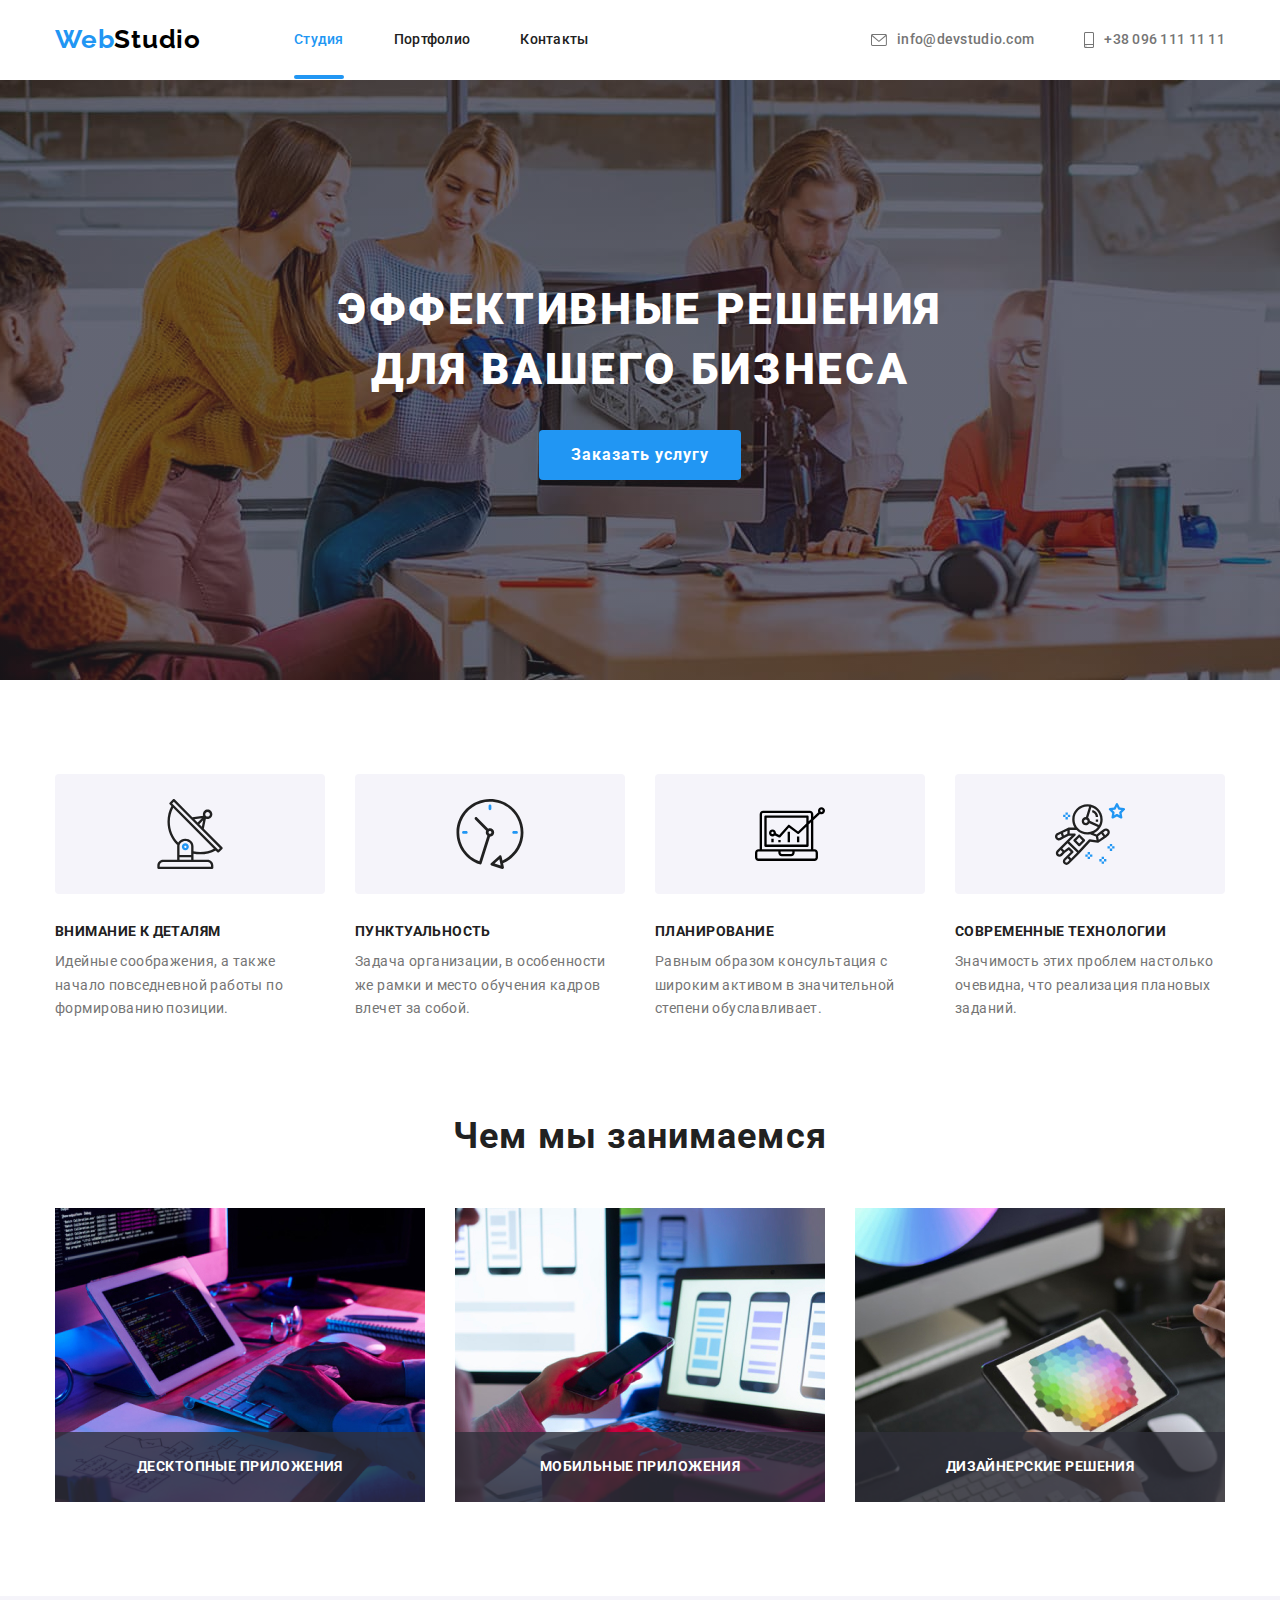
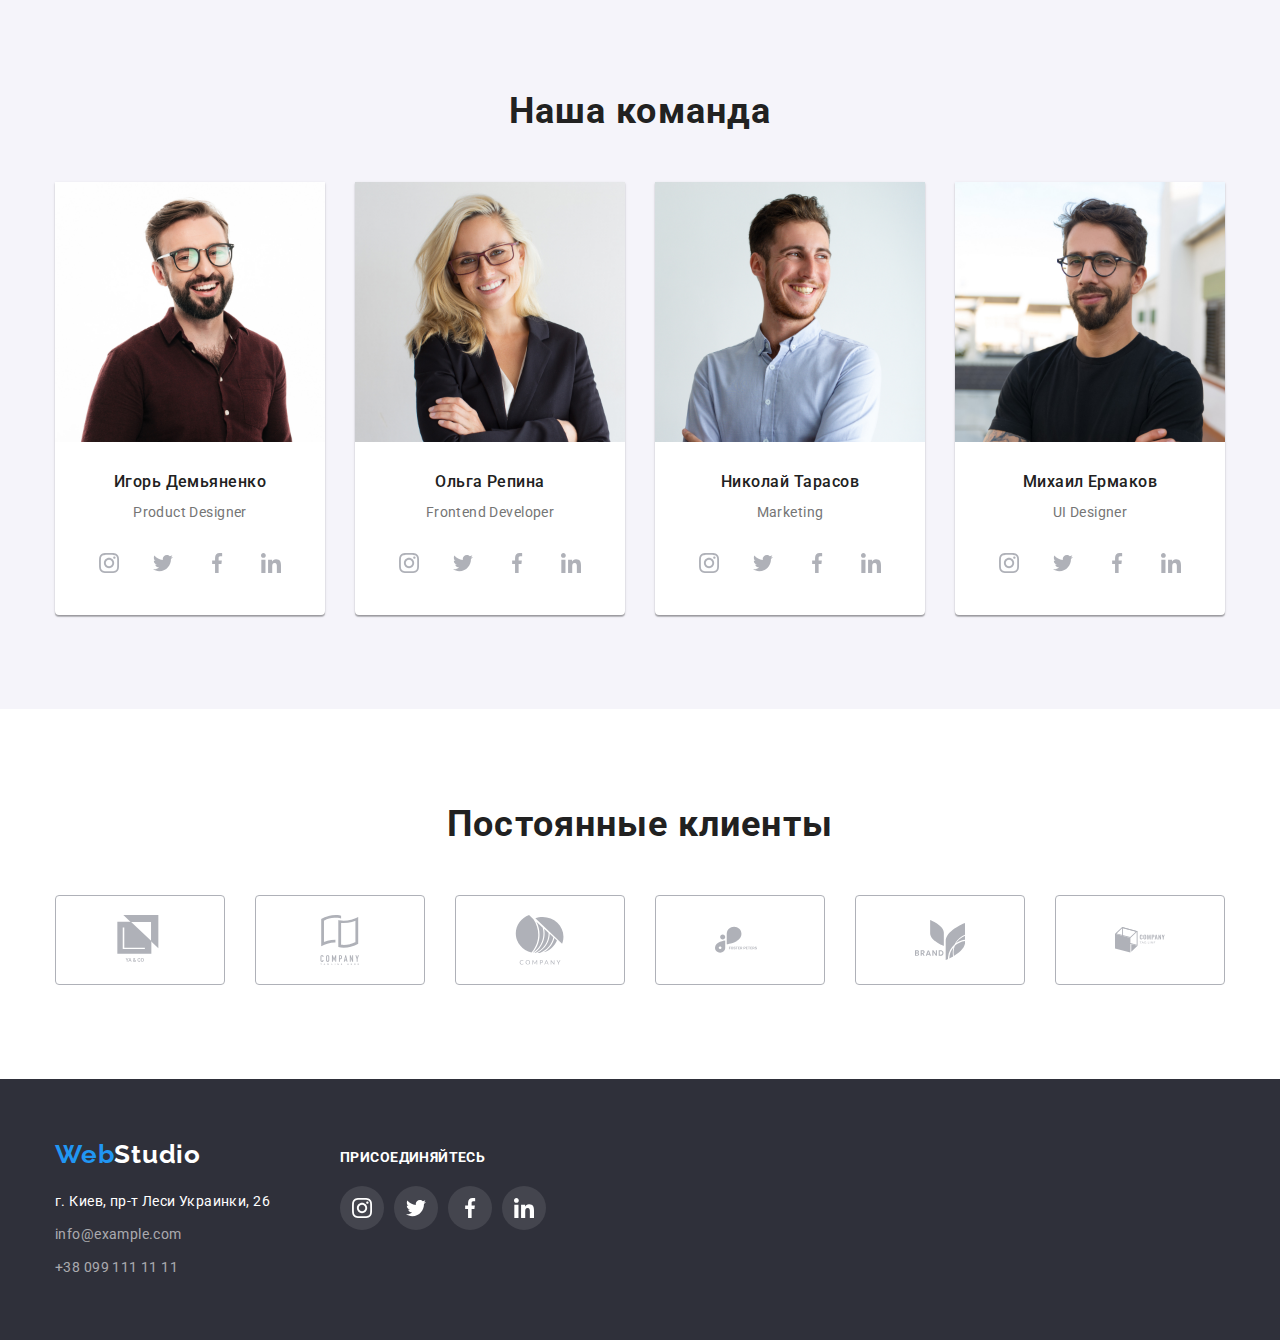
<file: index.html>
<!DOCTYPE html>
<html lang="ru">
  <head>
    <meta charset="UTF-8" />
    <meta name="viewport" content="width=device-width, initial-scale=1.0" />
    <title>Wed Studio</title>
    <link rel="preconnect" href="https://fonts.gstatic.com" />
    <link
      href="https://fonts.googleapis.com/css2?family=Raleway:wght@700&family=Roboto:wght@400;500;700;900&display=swap"
      rel="stylesheet"
    />
    <link
      rel="stylesheet"
      href="https://cdnjs.cloudflare.com/ajax/libs/modern-normalize/1.0.0/modern-normalize.min.css"
    />
    <link rel="stylesheet" href="./css/styles.css" />
  </head>
  <body>
    <!-- Шапка сайта -->
    <header class="site-header">
      <nav class="main-nav container">
        <a href="./index.html" lang="en" class="logo"
          >Web<span class="logo-end">Studio</span></a
        >

        <ul class="site-nav list">
          <li class="item">
            <a href="./index.html" class="link active">Студия</a>
          </li>
          <li class="item">
            <a href="./portfolio.html" class="link">Портфолио</a>
          </li>
          <li class="item"><a href="#" class="link">Контакты</a></li>
        </ul>

        <ul class="auth-nav list">
          <li class="item">
            <a href="mailto:info@devstudio.com" class="link">
              <div class="button">
                <svg class="button-icon" width="16px" height="12px">
                  <use href="./img/sprite.svg#icon-mail"></use>
                </svg>
              </div>
              info@devstudio.com</a
            >
          </li>
          <li class="item">
            <a href="tel:+38096111111" class="link">
              <div class="button">
                <svg class="button-icon" width="10px" height="16px">
                  <use href="./img/sprite.svg#icon-smartphone"></use>
                </svg>
              </div>
              +38 096 111 11 11</a
            >
          </li>
        </ul>
      </nav>
    </header>

    <main>
      <!-- Герой -->
      <section class="site-hero">
        <div class="hero-img">
          <div class="container">
            <h1 class="hero-title">Эффективные решения для вашего бизнеса</h1>
            <button
              type="button"
              class="hero-button"
              data-modal-open
              
            >
              Заказать услугу
            </button>
          </div>
        </div>
      </section>

      <!-- Особенности -->
      <section class="section">
        <div class="container">
          <h2 class="section-title visually-hidden">Наши особенности</h2>

          <ul class="feature-list">
            <li class="item">
              <div class="icon">
                <svg width="70px" height="70px">
                  <use href="./img/sprite.svg#icon-antenna"></use>
                </svg>
              </div>
              <h3 class="title">Внимание к деталям</h3>
              <p class="text">
                Идейные соображения, а также начало повседневной работы по
                формированию позиции.
              </p>
            </li>
            <li class="item">
              <div class="icon">
                <svg width="70px" height="70px">
                  <use href="./img/sprite.svg#icon-clock"></use>
                </svg>
              </div>
              <h3 class="title">Пунктуальность</h3>
              <p class="text">
                Задача организации, в особенности же рамки и место обучения
                кадров влечет за собой.
              </p>
            </li>
            <li class="item">
              <div class="icon">
                <svg width="70px" height="70px">
                  <use href="./img/sprite.svg#icon-computer"></use>
                </svg>
              </div>
              <h3 class="title">Планирование</h3>
              <p class="text">
                Равным образом консультация с широким активом в значительной
                степени обуславливает.
              </p>
            </li>
            <li class="item">
              <div class="icon">
                <svg width="70px" height="70px">
                  <use href="./img/sprite.svg#icon-astronaut"></use>
                </svg>
              </div>
              <h3 class="title">Современные технологии</h3>
              <p class="text">
                Значимость этих проблем настолько очевидна, что реализация
                плановых заданий.
              </p>
            </li>
          </ul>
        </div>
      </section>

      <!-- Наши работы -->
      <section class="section">
        <div class="container">
          <h2 class="section-title">Чем мы занимаемся</h2>

          <ul class="work-list">
            <li class="item">
              <div class="work-thumb">
                <img
                  class="work-img"
                  src="./img/box-1.jpg"
                  alt="Верстка стилей"
                  width="370"
                  height="294"
                />
                <div class="work-title">Десктопные приложения</div>
              </div>
            </li>
            <li class="item">
              <div class="work-thumb">
                <img
                  class="work-img"
                  src="./img/box-2.jpg"
                  alt="Выбор дизайна"
                  width="370"
                  height="294"
                />
                <div class="work-title">Мобильные приложения</div>
              </div>
            </li>
            <li class="item">
              <div class="work-thumb">
                <img
                  class="work-img"
                  src="./img/box-3.jpg"
                  alt="Подборка цветовой гаммы"
                  width="370"
                  height="294"
                />
                <div class="work-title">Дизайнерские решения</div>
              </div>
            </li>
          </ul>
        </div>
      </section>

      <!-- Команда -->
      <section class="section background-accent">
        <div class="container main-team">
          <h2 class="section-title">Наша команда</h2>

          <ul class="team-list">
            <li class="item">
              <img
                src="./img/team-1.jpg"
                alt="Фото сотрудника"
                width="270"
                height="260"
              />
              <h3 class="title">Игорь Демьяненко</h3>
              <p lang="en" class="text">Product Designer</p>
              <ul class="icon-list list">
                <li class="icon-item">
                  <a href="#" class="icon-link">
                    <svg class="icon" width="20" height="20">
                      <use href="./img/sprite.svg#icon-instagram"></use>
                    </svg>
                  </a>
                </li>
                <li class="icon-item">
                  <a href="#" class="icon-link">
                    <svg class="icon" width="20" height="20">
                      <use href="./img/sprite.svg#icon-twitter"></use>
                    </svg>
                  </a>
                </li>
                <li class="icon-item">
                  <a href="#" class="icon-link">
                    <svg class="icon" width="20" height="20">
                      <use href="./img/sprite.svg#icon-facebook"></use>
                    </svg>
                  </a>
                </li>
                <li class="icon-item">
                  <a href="#" class="icon-link">
                    <svg class="icon" width="20" height="20">
                      <use href="./img/sprite.svg#icon-linkedin"></use>
                    </svg>
                  </a>
                </li>
              </ul>
            </li>
            <li class="item">
              <img
                src="./img/team-2.jpg"
                alt="Фото сотрудника"
                width="270"
                height="260"
              />
              <h3 class="title">Ольга Репина</h3>
              <p lang="en" class="text">Frontend Developer</p>
              <ul class="icon-list list">
                <li class="icon-item">
                  <a href="#" class="icon-link">
                    <svg class="icon" width="20" height="20">
                      <use href="./img/sprite.svg#icon-instagram"></use>
                    </svg>
                  </a>
                </li>
                <li class="icon-item">
                  <a href="#" class="icon-link">
                    <svg class="icon" width="20" height="20">
                      <use href="./img/sprite.svg#icon-twitter"></use>
                    </svg>
                  </a>
                </li>
                <li class="icon-item">
                  <a href="#" class="icon-link">
                    <svg class="icon" width="20" height="20">
                      <use href="./img/sprite.svg#icon-facebook"></use>
                    </svg>
                  </a>
                </li>
                <li class="icon-item">
                  <a href="#" class="icon-link">
                    <svg class="icon" width="20" height="20">
                      <use href="./img/sprite.svg#icon-linkedin"></use>
                    </svg>
                  </a>
                </li>
              </ul>
            </li>
            <li class="item">
              <img
                src="./img/team-3.jpg"
                alt="Фото сотрудника"
                width="270"
                height="260"
              />
              <h3 class="title">Николай Тарасов</h3>
              <p lang="en" class="text">Marketing</p>
              <ul class="icon-list list">
                <li class="icon-item">
                  <a href="#" class="icon-link">
                    <svg class="icon" width="20" height="20">
                      <use href="./img/sprite.svg#icon-instagram"></use>
                    </svg>
                  </a>
                </li>
                <li class="icon-item">
                  <a href="#" class="icon-link">
                    <svg class="icon" width="20" height="20">
                      <use href="./img/sprite.svg#icon-twitter"></use>
                    </svg>
                  </a>
                </li>
                <li class="icon-item">
                  <a href="#" class="icon-link">
                    <svg class="icon" width="20" height="20">
                      <use href="./img/sprite.svg#icon-facebook"></use>
                    </svg>
                  </a>
                </li>
                <li class="icon-item">
                  <a href="#" class="icon-link">
                    <svg class="icon" width="20" height="20">
                      <use href="./img/sprite.svg#icon-linkedin"></use>
                    </svg>
                  </a>
                </li>
              </ul>
            </li>
            <li class="item">
              <img
                src="./img/team-4.jpg"
                alt="Фото сотрудника"
                width="270"
                height="260"
              />
              <h3 class="title">Михаил Ермаков</h3>
              <p lang="en" class="text">UI Designer</p>
              <ul class="icon-list list">
                <li class="icon-item">
                  <a href="#" class="icon-link">
                    <svg class="icon" width="20" height="20">
                      <use href="./img/sprite.svg#icon-instagram"></use>
                    </svg>
                  </a>
                </li>
                <li class="icon-item">
                  <a href="#" class="icon-link">
                    <svg class="icon" width="20" height="20">
                      <use href="./img/sprite.svg#icon-twitter"></use>
                    </svg>
                  </a>
                </li>
                <li class="icon-item">
                  <a href="#" class="icon-link">
                    <svg class="icon" width="20" height="20">
                      <use href="./img/sprite.svg#icon-facebook"></use>
                    </svg>
                  </a>
                </li>
                <li class="icon-item">
                  <a href="#" class="icon-link">
                    <svg class="icon" width="20" height="20">
                      <use href="./img/sprite.svg#icon-linkedin"></use>
                    </svg>
                  </a>
                </li>
              </ul>
            </li>
          </ul>
        </div>
      </section>

      <!-- Компании -->

      <section class="section">
        <div class="container">
          <h2 class="section-title">Постоянные клиенты</h2>
          <ul class="list company-list">
            <li class="item">
              <a href="#" class="company-icon">
                <svg class="icon" width="50" height="50px">
                  <use href="./img/sprite.svg#icon-company-1"></use>
                </svg>
              </a>
            </li>
            <li class="item">
              <a href="#" class="company-icon">
                <svg class="icon" width="50" height="50px">
                  <use href="./img/sprite.svg#icon-company-2"></use>
                </svg>
              </a>
            </li>
            <li class="item">
              <a href="#" class="company-icon">
                <svg class="icon" width="50" height="50px">
                  <use href="./img/sprite.svg#icon-company-3"></use>
                </svg>
              </a>
            </li>
            <li class="item">
              <a href="#" class="company-icon">
                <svg class="icon" width="50" height="50px">
                  <use href="./img/sprite.svg#icon-company-4"></use>
                </svg>
              </a>
            </li>
            <li class="item">
              <a href="#" class="company-icon">
                <svg class="icon" width="50" height="50px">
                  <use href="./img/sprite.svg#icon-company-5"></use>
                </svg>
              </a>
            </li>
            <li class="item">
              <a href="#" class="company-icon">
                <svg class="icon" width="50" height="50px">
                  <use href="./img/sprite.svg#icon-company-6"></use>
                </svg>
              </a>
            </li>
          </ul>
        </div>
      </section>
    </main>

    <!-- Подвал -->
    <footer class="site-footer">
      <div class="container">
        <div>
          <a href="./index.html" class="logo"
            >Web<span class="logo-end">Studio</span></a
          >
          <address class="contact-info">
            <a href="https://goo.gl/maps/bzkinhmpRiBep3HJ8" class="link map"
              >г. Киев, пр-т Леси Украинки, 26
            </a>
            <a href="mailto:info@example.com" class="link contact"
              >info@example.com</a
            >
            <a href="tel:+380991111111" class="link contact"
              >+38 099 111 11 11</a
            >
          </address>
        </div>
        <div class="follow">
          <h2 class="title">присоединяйтесь</h2>
          <ul class="icon-list list">
            <li class="icon-item">
              <a href="#" class="icon-link">
                <svg class="icon" width="20" height="20">
                  <use href="./img/sprite.svg#icon-instagram"></use>
                </svg>
              </a>
            </li>
            <li class="icon-item">
              <a href="#" class="icon-link">
                <svg class="icon" width="20" height="20">
                  <use href="./img/sprite.svg#icon-twitter"></use>
                </svg>
              </a>
            </li>
            <li class="icon-item">
              <a href="#" class="icon-link">
                <svg class="icon" width="20" height="20">
                  <use href="./img/sprite.svg#icon-facebook"></use>
                </svg>
              </a>
            </li>
            <li class="icon-item">
              <a href="#" class="icon-link">
                <svg class="icon" width="20" height="20">
                  <use href="./img/sprite.svg#icon-linkedin"></use>
                </svg>
              </a>
            </li>
          </ul>
        </div>
      </div>
    </footer>
    <!--Модальное окно-->
    <div class="backdrop is-hidden" data-modal>
      <div class="modal">
        <button type="button" class="modal-button" data-modal-close>
          <svg
            class="modal-icon"
            class="button-icon"
            width="11px"
            height="11px"
          >
            <use href="./img/sprite.svg#icon-close"></use>
          </svg>
        </button>
      </div>
    </div>
    <script src="./js/modal.js"></script>
  </body>
</html>
</file>
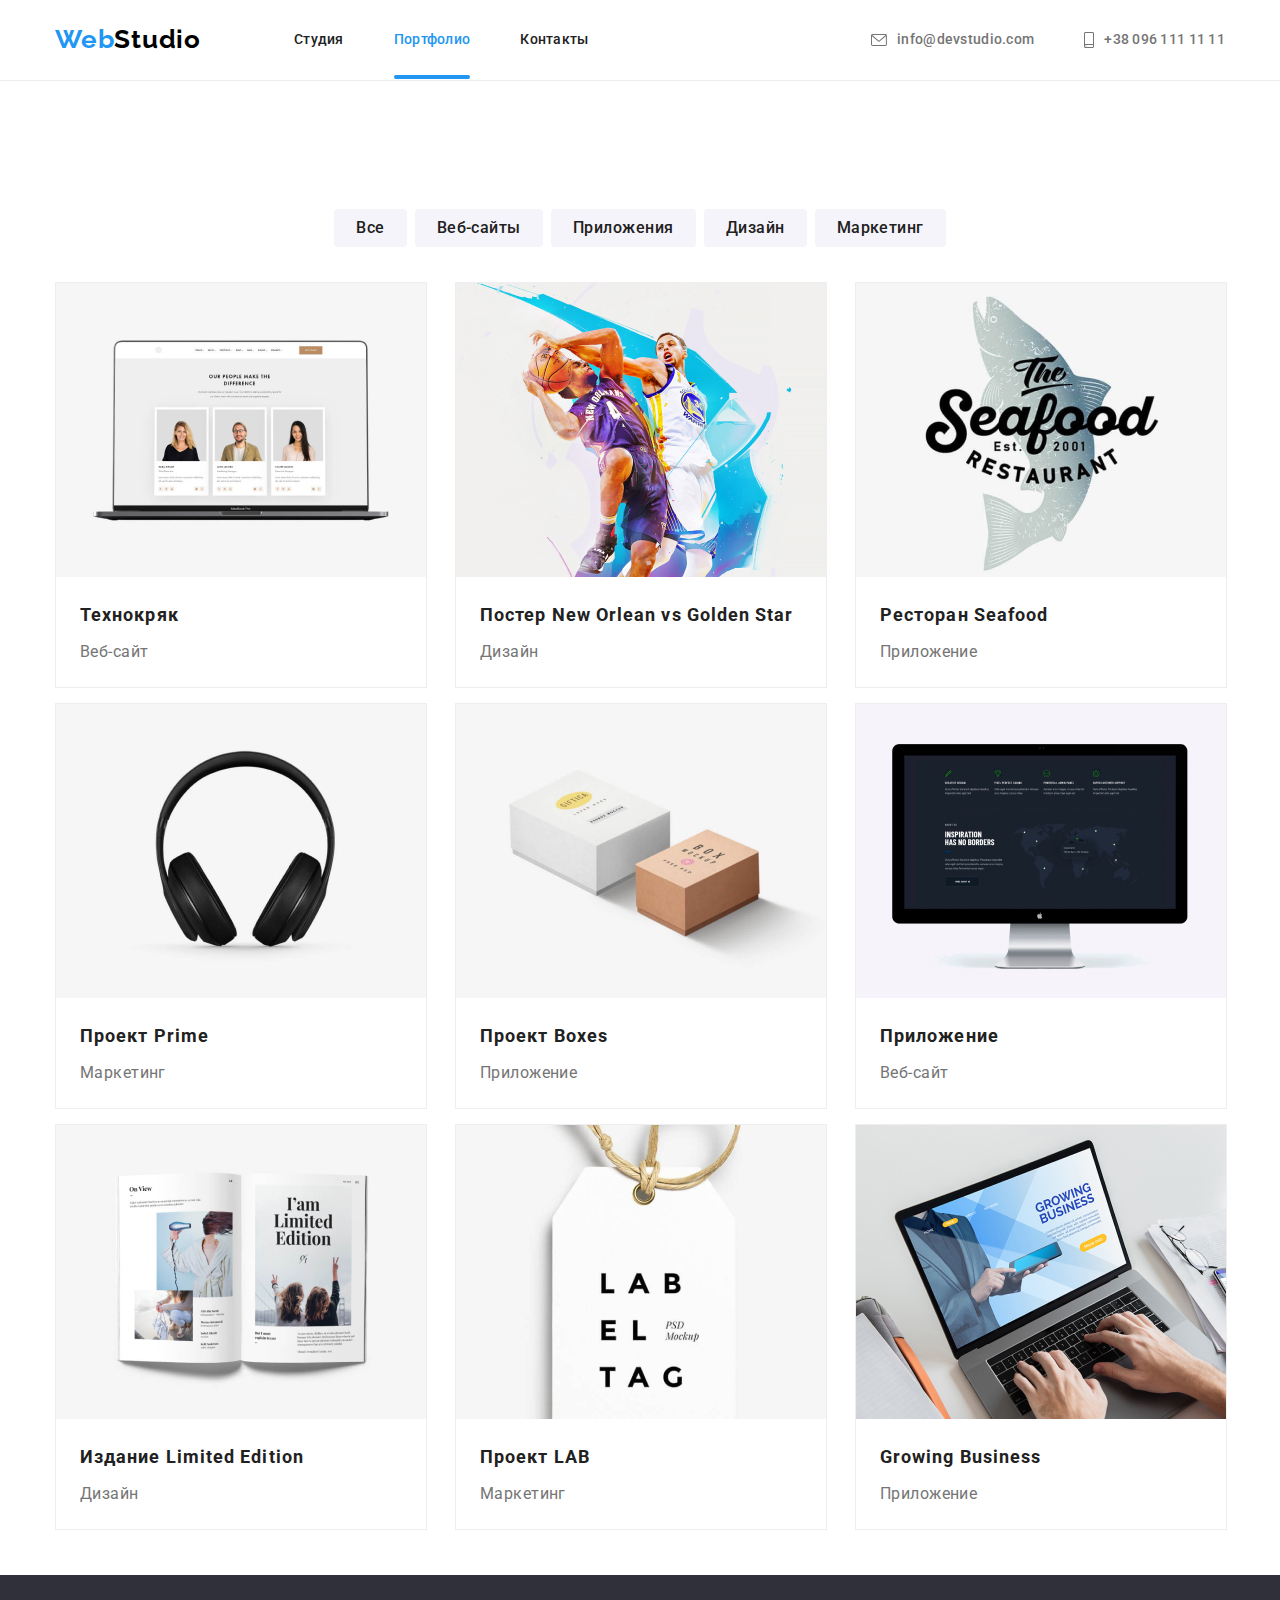
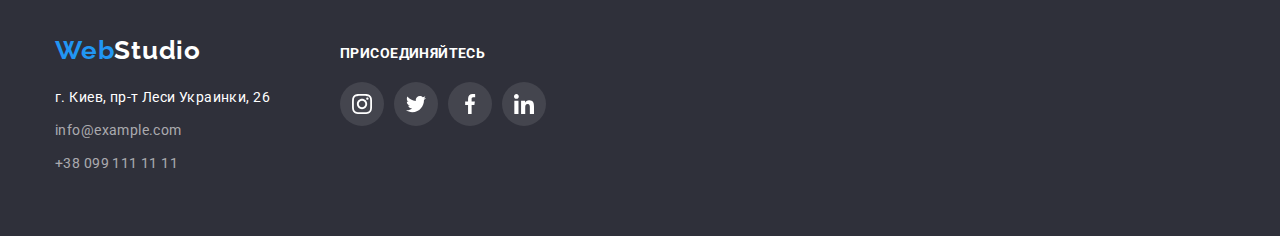
<file: portfolio.html>
<!DOCTYPE html>
<html lang="ru">
  <head>
    <meta charset="UTF-8" />
    <meta name="viewport" content="width=device-width, initial-scale=1.0" />
    <title>Wed Studio</title>
    <link rel="preconnect" href="https://fonts.gstatic.com" />
    <link
      href="https://fonts.googleapis.com/css2?family=Raleway:wght@700&family=Roboto:wght@400;500;700;900&display=swap"
      rel="stylesheet"
    />
    <link
      rel="stylesheet"
      href="https://cdnjs.cloudflare.com/ajax/libs/modern-normalize/1.0.0/modern-normalize.min.css"
    />
    <link rel="stylesheet" href="./css/styles.css" />
  </head>
  <body>
    <!-- Шапка сайта -->
    <header class="site-header portfolio-header">
      <nav class="main-nav container">
        <a href="./index.html" lang="en" class="logo"
          >Web<span class="logo-end">Studio</span></a
        >

        <ul class="site-nav list">
          <li class="item">
            <a href="./index.html" class="link">Студия</a>
          </li>
          <li class="item">
            <a href="./portfolio.html" class="link active">Портфолио</a>
          </li>
          <li class="item"><a href="#" class="link">Контакты</a></li>
        </ul>

        <ul class="auth-nav list">
          <li class="item">
            <a href="mailto:info@devstudio.com" class="link">
              <div class="button">
                <svg class="button-icon" width="16px" height="12px">
                  <use href="./img/sprite.svg#icon-mail"></use>
                </svg>
              </div>
              info@devstudio.com</a
            >
          </li>
          <li class="item">
            <a href="tel:+38096111111" class="link">
              <div class="button">
                <svg class="button-icon" width="10px" height="16px">
                  <use href="./img/sprite.svg#icon-smartphone"></use>
                </svg>
              </div>
              +38 096 111 11 11</a
            >
          </li>
        </ul>
      </nav>
    </header>

    <main>
      <!-- Примеры работ -->
      <section class="portfolio-section">
        <div class="container">
          <h1 class="section-title visually-hidden">Примеры работ</h1>

          <ul class="filtr-list">
            <li class="item">
              <button type="button" class="button active">Все</button>
            </li>
            <li class="item">
              <button type="button" class="button">Веб-сайты</button>
            </li>
            <li class="item">
              <button type="button" class="button">Приложения</button>
            </li>
            <li class="item">
              <button type="button" class="button">Дизайн</button>
            </li>
            <li class="item">
              <button type="button" class="button">Маркетинг</button>
            </li>
          </ul>

          <ul class="example-list">
            <li class="item">
              <a href="" class="link">
                <div class="example-thumb">
                  <img
                    src="./img/portfolio-1.jpg"
                    alt="Фото работы"
                    width="370"
                    height="294"
                  />
                  <div class="text-overlay">
                    Технокряк это современная площадка распространения
                    коронавируса. Компании используют эту платформу для
                    цифрового шпионажа и атак на защищённые сервера конкурентов.
                  </div>
                </div>
                <h2 class="title">Технокряк</h2>
                <p class="text">Веб-сайт</p>
              </a>
            </li>
            <li class="item">
              <a href="" class="link">
                <div class="example-thumb">
                  <img
                    src="./img/portfolio-2.jpg"
                    alt="Фото работы"
                    width="370"
                    height="294"
                  />
                  <div class="text-overlay">
                    Технокряк это современная площадка распространения
                    коронавируса. Компании используют эту платформу для
                    цифрового шпионажа и атак на защищённые сервера конкурентов.
                  </div>
                </div>
                <h2 class="title">
                  Постер <span lang="en">New Orlean vs Golden Star</span>
                </h2>
                <p class="text">Дизайн</p>
              </a>
            </li>
            <li class="item">
              <a href="" class="link">
                <div class="example-thumb">
                  <img
                    src="./img/portfolio-3.jpg"
                    alt="Фото работы"
                    width="370"
                    height="294"
                  />
                  <div class="text-overlay">
                    Технокряк это современная площадка распространения
                    коронавируса. Компании используют эту платформу для
                    цифрового шпионажа и атак на защищённые сервера конкурентов.
                  </div>
                </div>
                <h2 class="title">Ресторан <span lang="en">Seafood</span></h2>
                <p class="text">Приложение</p>
              </a>
            </li>
            <li class="item">
              <a href="" class="link">
                <div class="example-thumb">
                  <img
                    src="./img/portfolio-4.jpg"
                    alt="Фото работы"
                    width="370"
                    height="294"
                  />
                  <div class="text-overlay">
                    Технокряк это современная площадка распространения
                    коронавируса. Компании используют эту платформу для
                    цифрового шпионажа и атак на защищённые сервера конкурентов.
                  </div>
                </div>
                <h2 class="title">Проект <span lang="en">Prime</span></h2>
                <p class="text">Маркетинг</p>
              </a>
            </li>
            <li class="item">
              <a href="" class="link">
                <div class="example-thumb">
                  <img
                    src="./img/portfolio-5.jpg"
                    alt="Фото работы"
                    width="370"
                    height="294"
                  />
                  <div class="text-overlay">
                    Технокряк это современная площадка распространения
                    коронавируса. Компании используют эту платформу для
                    цифрового шпионажа и атак на защищённые сервера конкурентов.
                  </div>
                </div>
                <h2 class="title">Проект <span lang="en">Boxes</span></h2>
                <p class="text">Приложение</p>
              </a>
            </li>
            <li class="item">
              <a href="" class="link">
                <div class="example-thumb">
                  <img
                    src="./img/portfolio-6.jpg"
                    alt="Фото работы"
                    width="370"
                    height="294"
                  />
                  <div class="text-overlay">
                    Технокряк это современная площадка распространения
                    коронавируса. Компании используют эту платформу для
                    цифрового шпионажа и атак на защищённые сервера конкурентов.
                  </div>
                </div>
                <h2 class="title">Приложение</h2>
                <p class="text">Веб-сайт</p>
              </a>
            </li>
            <li class="item">
              <a href="" class="link">
                <div class="example-thumb">
                  <img
                    src="./img/portfolio-7.jpg"
                    alt="Фото работы"
                    width="370"
                    height="294"
                  />
                  <div class="text-overlay">
                    Технокряк это современная площадка распространения
                    коронавируса. Компании используют эту платформу для
                    цифрового шпионажа и атак на защищённые сервера конкурентов.
                  </div>
                </div>
                <h2 class="title">
                  Издание <span lang="en">Limited Edition</span>
                </h2>
                <p class="text">Дизайн</p>
              </a>
            </li>
            <li class="item">
              <a href="" class="link">
                <div class="example-thumb">
                  <img
                    src="./img/portfolio-8.jpg"
                    alt="Фото работы"
                    width="370"
                    height="294"
                  />
                  <div class="text-overlay">
                    Технокряк это современная площадка распространения
                    коронавируса. Компании используют эту платформу для
                    цифрового шпионажа и атак на защищённые сервера конкурентов.
                  </div>
                </div>
                <h2 class="title">Проект LAB</h2>
                <p class="text">Маркетинг</p>
              </a>
            </li>
            <li class="item">
              <a href="" class="link">
                <div class="example-thumb">
                  <img
                    src="./img/portfolio-9.jpg"
                    alt="Фото работы"
                    width="370"
                    height="294"
                  />
                  <div class="text-overlay">
                    Технокряк это современная площадка распространения
                    коронавируса. Компании используют эту платформу для
                    цифрового шпионажа и атак на защищённые сервера конкурентов.
                  </div>
                </div>
                <h2 class="title" lang="en">Growing Business</h2>
                <p class="text">Приложение</p>
              </a>
            </li>
          </ul>
        </div>
      </section>
    </main>

    <!-- Подвал -->
    <footer class="site-footer">
      <div class="container">
        <div>
          <a href="./index.html" class="logo"
            >Web<span class="logo-end">Studio</span></a
          >
          <address class="contact-info">
            <a href="https://goo.gl/maps/bzkinhmpRiBep3HJ8" class="link map"
              >г. Киев, пр-т Леси Украинки, 26
            </a>
            <a href="mailto:info@example.com" class="link contact"
              >info@example.com</a
            >
            <a href="tel:+380991111111" class="link contact"
              >+38 099 111 11 11</a
            >
          </address>
        </div>
        <div class="follow">
          <h2 class="title">присоединяйтесь</h2>
          <ul class="icon-list list">
            <li class="icon-item">
              <a href="#" class="icon-link">
                <svg class="icon" width="20" height="20">
                  <use href="./img/sprite.svg#icon-instagram"></use>
                </svg>
              </a>
            </li>
            <li class="icon-item">
              <a href="#" class="icon-link">
                <svg class="icon" width="20" height="20">
                  <use href="./img/sprite.svg#icon-twitter"></use>
                </svg>
              </a>
            </li>
            <li class="icon-item">
              <a href="#" class="icon-link">
                <svg class="icon" width="20" height="20">
                  <use href="./img/sprite.svg#icon-facebook"></use>
                </svg>
              </a>
            </li>
            <li class="icon-item">
              <a href="#" class="icon-link">
                <svg class="icon" width="20" height="20">
                  <use href="./img/sprite.svg#icon-linkedin"></use>
                </svg>
              </a>
            </li>
          </ul>
        </div>
      </div>
    </footer>
  </body>
</html>
</file>
<file: css/styles.css>
:root {
  --primary-text-color: #757575;
  --title-text-color: #212121;
  --accent-color: #2196f3;
  --primari-background-color: #2f303a;
  --primary-icon-color: #afb1b8;
  --anitation-function: 250ms cubic-bezier(0.4, 0, 0.2, 1);
}

body {
  font-family: Roboto, sans-serif;
  color: var(--primary-text-color);
  font-weight: 400;
  font-size: 14px;
  line-height: 1.71;
  letter-spacing: 0.03em;
}

.container {
  width: 1200px;
  padding: 0 15px;
  margin: 0 auto;
  /* outline: 2px solid yellowgreen; */
}

.logo {
  color: var(--accent-color);
  font-family: Raleway, sans-serif;
  font-weight: 700;
  font-size: 26px;
  line-height: 1.2;
  letter-spacing: 0.03em;
  text-decoration: none;
}

.link {
  text-decoration: none;
  cursor: pointer;
  display: inline-block;
}

.list {
  list-style: none;
  margin: 0;
  padding: 0;
}

.title {
  color: var(--title-text-color);
}

.button {
  font-family: inherit;
  border: none;
  cursor: pointer;
}

.section-title {
  color: var(--title-text-color);
  font-weight: 700;
  font-size: 36px;
  line-height: 1.17;
  text-align: center;
  letter-spacing: 0.03em;

  margin: 0 0 50px 0;
}

.section {
  margin: 94px 0;
}

img {
  display: block;
}

.icon,
.icon-link,
.link,
.company-icon,
.button,
.hero-button {
  transition: var(--anitation-function);
}

/* Шапка */

.site-header > .main-nav {
  display: flex;
  align-items: center;
  padding-top: 24px;
  padding-bottom: 25px;
}

.site-nav {
  display: flex;
}

.logo-end {
  color: #000000;
}

.site-nav .link {
  color: var(--title-text-color);
  font-weight: 500;
  font-size: 14px;
  line-height: 1.1;
  letter-spacing: 0.02em;

  position: relative;
}

.link.active::after {
  content: "";
  position: absolute;

  width: 100%;
  height: 4px;
  left: 0;
  bottom: -32px;
  background-color: var(--accent-color);
  border-radius: 2px;
}

.site-nav > .item:not(:last-child) {
  margin-right: 50px;
}

.site-nav > .item:first-child {
  margin-left: 93px;
}

/* Auth-nav */

.auth-nav {
  display: flex;
  margin-left: auto;
}

.auth-nav > .item:not(:last-child) {
  margin-right: 50px;
}

.auth-nav .link {
  color: var(--primary-text-color);
  font-weight: 500;
  font-size: 14px;
  line-height: 1.1;
  letter-spacing: 0.02em;
  display: flex;
  justify-content: center;
  align-items: center;
}

.site-nav .link:hover,
.site-nav .link:focus,
.site-nav .active,
.auth-nav .link:hover,
.auth-nav .link:focus {
  color: var(--accent-color);
}

.auth-nav .item {
  display: inline-flex;
  align-items: center;
}

.auth-nav .button {
  padding: 0;
  margin-right: 10px;
  display: inline-flex;
  color: var(--primary-text-color);
  background-color: #fff;
}

.auth-nav .button-icon {
  fill: currentColor;
}

.auth-nav .link:hover .button,
.auth-nav .link:focus .button {
  color: var(--accent-color);
}

/* Герой */
.site-hero {
  text-align: center;
}

.site-hero .hero-img {
  margin-left: auto;
  margin-right: auto;

  background-image: linear-gradient(
      to right,
      rgba(47, 48, 58, 0.4),
      rgba(47, 48, 58, 0.4)
    ),
    url(../img/hero-img.jpg);

  background-repeat: no-repeat;
  background-size: cover;
  background-position: center;
  max-width: 1600px;
  height: 600px;
  padding: 200px 0;
}

.hero-title {
  color: #ffffff;
  font-weight: 900;
  font-size: 44px;
  line-height: 1.36;
  letter-spacing: 0.06em;
  text-align: center;
  text-transform: uppercase;

  margin: 0 auto 30px auto;
  max-width: 696px;
}

.hero-button {
  color: #ffffff;
  background-color: var(--accent-color);
  font-weight: 700;
  font-size: 16px;
  line-height: 1.87;
  letter-spacing: 0.06em;

  border-radius: 4px;
  border: 0px solid transparent;
  padding: 10px 32px;
  cursor: pointer;
}

.hero-button:hover,
.hero-button:focus {
  color: var(--title-text-color);
}

/* Особенности */

.section-title.visually-hidden {
  position: absolute;
  width: 1px;
  height: 1px;
  margin: -1px;
  border: 0;
  padding: 0;
  white-space: nowrap;
  clip-path: inset(100%);
  clip: rect(0 0 0 0);
  overflow: hidden;
}

.feature-list {
  list-style: none;
  margin: 0;
  padding: 0;
  display: flex;
}

.feature-list > .item {
  width: calc((1170px - 90px) / 4);
}

.feature-list > .item:not(:last-child) {
  margin-right: 30px;
}

.feature-list .icon {
  width: 270px;
  height: 120px;
  margin: 0 0 30px 0;
  padding: 0;
  display: flex;
  justify-content: center;
  align-items: center;
  background-color: #f5f4fa;
  border-radius: 4px;
}

.feature-list .title {
  color: var(--title-text-color);
  font-weight: bold;
  font-size: 14px;
  line-height: 1.1;
  letter-spacing: 0.03em;
  text-transform: uppercase;

  margin: 0 0 10px 0;
}

.feature-list .text {
  margin: 0;
}

/* Наши работы */

.work-list {
  list-style: none;
  margin: 0;
  padding: 0;

  display: flex;
}

.work-list .item:not(:last-child) {
  margin-right: 30px;
}

.work-list .work-thumb {
  position: relative;
}

.work-list .work-title {
  position: absolute;
  width: 100%;
  bottom: 0;
  left: 0;
  background-color: rgba(47, 48, 58, 0.8);

  font-weight: 700;
  font-size: 14px;
  line-height: 1.14;
  text-align: center;
  letter-spacing: 0.03em;
  text-transform: uppercase;
  color: #fff;
  padding: 27px 0;
}

/* Команда */
.section.background-accent {
  padding: 94px 0px;
  background-color: #f5f4fa;
}

.team-list {
  list-style: none;
  margin: 0;
  padding: 0;

  display: flex;
}

.team-list > .item:not(:last-child) {
  margin-right: 30px;
}

.team-list > .item {
  background-color: #fff;
  box-shadow: 0px 1px 3px rgba(0, 0, 0, 0.12), 0px 1px 1px rgba(0, 0, 0, 0.14),
    0px 2px 1px rgba(0, 0, 0, 0.2);
  border-radius: 0px 0px 4px 4px;
  text-align: center;
}

.team-list .title {
  color: var(--title-text-color);
  font-weight: 500;
  font-size: 16px;
  line-height: 1.19;
  letter-spacing: 0.03em;
  margin: 30px 0 10px 0;
}

.team-list .text {
  margin: 0 0 16px 0;
}

.team-list .icon-list {
  display: flex;
  margin: 0 32px 30px 32px;
}

.team-list .icon-item:not(:last-child) {
  margin-right: 10px;
}

.team-list .icon-link {
  width: 44px;
  height: 44px;
  display: flex;
  justify-content: center;
  align-items: center;
  color: var(--primary-icon-color);
  border-radius: 50%;
  background-color: transparent;
}

.team-list .icon {
  fill: currentColor;
}

.team-list .icon-link:hover .icon,
.team-list .icon-link:focus .icon {
  fill: #fff;
}
.team-list .icon-link:hover,
.team-list .icon-link:focus {
  background-color: var(--accent-color);
}

/* Компании */

.company-list {
  display: flex;
}

.company-list > .item {
  width: 170px;
  height: 90px;
  margin: 0;
  padding: 0;
}
.company-list > .item:not(:last-child) {
  margin-right: 30px;
}

.company-icon:hover > .icon,
.company-icon:focus > .icon {
  fill: var(--accent-color);
}

.company-icon {
  display: block;
  margin: 0;
  padding: 0;
  width: 100%;
  height: 100%;
  display: flex;
  border: 1px solid var(--primary-icon-color);
  border-radius: 4px;
  justify-content: center;
  align-items: center;
  color: var(--primary-icon-color);
}

.company-icon .icon {
  fill: currentColor;
}

.company-icon:hover,
.company-icon:focus {
  border-color: var(--accent-color);
}

/* Подвал */
.site-footer {
  background: #2f303a;
}

.site-footer > .container {
  padding-bottom: 60px;
  padding-top: 60px;
  display: flex;
}

.site-footer .logo-end {
  color: #ffffff;
}

.site-footer .link:focus,
.site-footer .link:hover {
  color: var(--accent-color);
}

.site-footer .map {
  color: #ffffff;
  font-style: normal;
  font-size: 14px;
  line-height: 1.71;
  letter-spacing: 0.03em;

  display: inline-block;
  margin: 0 0 9px 0;
}

.site-footer .contact {
  color: rgba(255, 255, 255, 0.6);
  font-style: normal;
  font-size: 14px;
  line-height: 1.71;
  letter-spacing: 0.03em;
}

.site-footer .contact:not(:last-child) {
  padding: 0 0 9px 0;
}

.site-footer .logo {
  display: inline-block;
  margin: 0 0 20px 0;
}

.site-footer .link {
  display: block;
}

.site-footer .title {
  font-size: 14px;
  line-height: 1.14;
  letter-spacing: 0.03em;
  text-transform: uppercase;
  color: #fff;
  margin-bottom: 20px;
}

.site-footer .follow {
  margin-left: 70px;
  display: block;
}

.follow .icon-list {
  display: flex;
}

.follow .icon-item:not(:last-child) {
  margin-right: 10px;
}

.follow .icon-link {
  width: 44px;
  height: 44px;
  display: flex;
  justify-content: center;
  align-items: center;
  color: #fff;
  border-radius: 50%;
  background: rgba(255, 255, 255, 0.1);
}

.follow .icon {
  fill: currentColor;
}

.follow .icon-link:hover,
.follow .icon-link:focus {
  background-color: var(--accent-color);
}

/* portfolio.html */

.portfolio-section {
  margin-top: 128px;
  margin-bottom: 60px;
}

.site-header.portfolio-header {
  border-bottom: 1px solid #ececec;
}

/* Фильтр */

.filtr-list {
  list-style: none;
  margin: 0 0 50px 0;
  padding: 0;

  display: flex;
  justify-content: center;
}

.filtr-list > .item:not(:last-child) {
  margin-right: 8px;
}

.filtr-list .button {
  cursor: pointer;

  color: var(--title-text-color);
  background: #f5f4fa;
  font-weight: 500;
  font-size: 16px;
  line-height: 1.62;
  letter-spacing: 0.03em;

  border-radius: 4px;
  padding: 6px 22px;
}

.filtr-list .button:hover,
.filtr-list .button:focus {
  color: #ffffff;
   background-color: var(--accent-color);
  box-shadow: 0px 3px 1px rgba(0, 0, 0, 0.1), 0px 1px 2px rgba(0, 0, 0, 0.08),
    0px 2px 2px rgba(0, 0, 0, 0.12);
}

/* Примеры работ */

.example-list {
  list-style: none;
  margin: -15px;
  padding: 0;
  

  display: flex;
  flex-wrap: wrap;
}

.example-list > .item {
  margin: 15px 15px 0 15px;
  width: calc((1170px - 60px) / 3);
    background-color: #FFFFFF;
  
}

.example-list > .item:nth-child(-n + 3) {
  margin-top: 0;
}

.example-list .link{
   border: 1px solid #eeeeee;
}


.example-list  .link:hover,
.example-list  .link:focus {
  box-shadow: 0px 1px 1px rgba(0, 0, 0, 0.12), 0px 4px 4px rgba(0, 0, 0, 0.06),
    1px 4px 6px rgba(0, 0, 0, 0.16);
}

.example-list .title {
  color: var(--title-text-color);
  font-weight: 700;
  font-size: 18px;
  line-height: 2;
  letter-spacing: 0.06em;

  margin: 20px 0 4px 0;
  padding: 0 24px;
}

.example-list .text {
  color: var(--primary-text-color);
  font-size: 16px;
  line-height: 1.87;

  margin: 0 0 20px 0;
  padding: 0 24px;
}

.example-list .example-thumb {
  position: relative;
}

.example-list .text-overlay {
  position: absolute;

  font-size: 18px;
  line-height: 1.56;
  color: #fff;
  letter-spacing: 0.03em;

  width: 100%;
  height: 100%;
  top: 0;
  left: 0;
  padding: 63px 24px;
  background-color: rgba(33, 150, 243, 0.9);
  opacity: 1;
  transform: scaleY(0);
  transform-origin: bottom;
  

  transition: opacity var(--anitation-function),
    transform var(--anitation-function);
}

.example-list .link:hover .text-overlay,
.example-list .link:focus .text-overlay {
  opacity: 1;
  transform: scaleY(1);
    
}

.backdrop {
  position: fixed;

  width: 100%;
  height: 100%;
  left: 0;
  top: 0;
  background-color: rgba(0, 0, 0, 0.2);

  pointer-events: auto;
  opacity: 1;
  visibility: visible;

  transition: pointer-events var(--anitation-function),
    opacity var(--anitation-function), visibility var(--anitation-function);
}

.modal {
  position: absolute;

  display: flex;
  width: 528px;
  height: 581px;

  top: 50%;
  left: 50%;
  transform: translate(-50%, -50%);
  background-color: #fff;
  box-shadow: 0px 1px 3px rgba(0, 0, 0, 0.12), 0px 1px 1px rgba(0, 0, 0, 0.14),
    0px 2px 1px rgba(0, 0, 0, 0.2);
  border-radius: 4px;
}

.backdrop .modal-button {
  margin: 8px 8px 0 auto;
  width: 30px;
  height: 30px;

  border-radius: 50%;
  background-color: #ffffff;
  border: 1px solid rgba(0, 0, 0, 0.1);
}

.is-hidden {
  opacity: 0;
  visibility: hidden;
  pointer-events: none;
}
</file>
